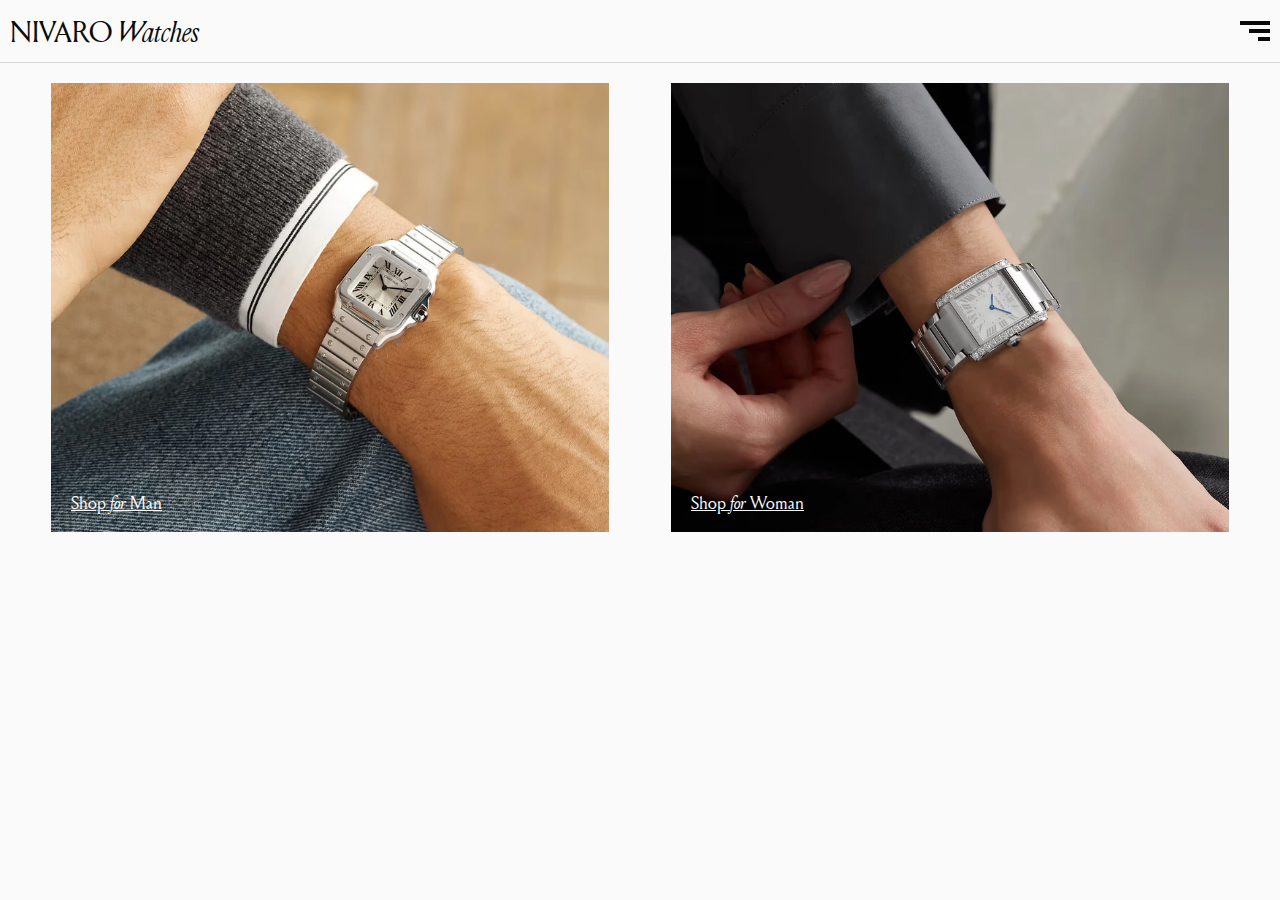
<file: index.html>
<!DOCTYPE html>
<html lang="en">

<head>
    <meta charset="UTF-8">
    <meta http-equiv="X-UA-Compatible" content="IE=edge">
    <meta name="viewport" content="width=device-width, initial-scale=1.0">
    <title>Nivaro Watches</title>
    <link rel="stylesheet" href="layout.css">
    <link rel="stylesheet" href="style.css">
</head>

<body>
    <header>
        <h1>NIVARO <span class="italic">Watches</span></h1>
        <button class="menu-toggle">
            <span></span>
            <span></span>
            <span></span>
        </button>
    </header>
    <main>
        <section class="watch-section">
            <img src="home_man.webp" alt="Men's Watch">
            <a href="mens.html" class="shop-button">Shop <span class="italic">for</span> Man</a>
        </section>
        <section class="watch-section">
            <img src="home_woman.webp" alt="Women's Watch">
            <a href="womens.html" class="shop-button">Shop <span class="italic">for</span> Woman</a>
        </section>
    </main>
    <div class="menu-overlay">
        <div class="menu-content">
            <div class="menu-header">
                <h2>NIVARO <span class="italic">Watches</span></h2>
                <button class="close-menu">X</button>
            </div>
            <img src="menu_watch.webp" alt="Menu Image" class="menu-image">
            <nav>
                <ul>
                    <li><a href="index.html">HOME</a></li>
                    <li><a href="about.html">ABOUT</a></li>
                    <li><a href="mens.html">MEN'S</a></li>
                    <li><a href="womens.html">WOMEN'S</a></li>
                </ul>
            </nav>
        </div>
    </div>
    <script src="script.js"></script>
</body>

</html>
</file>
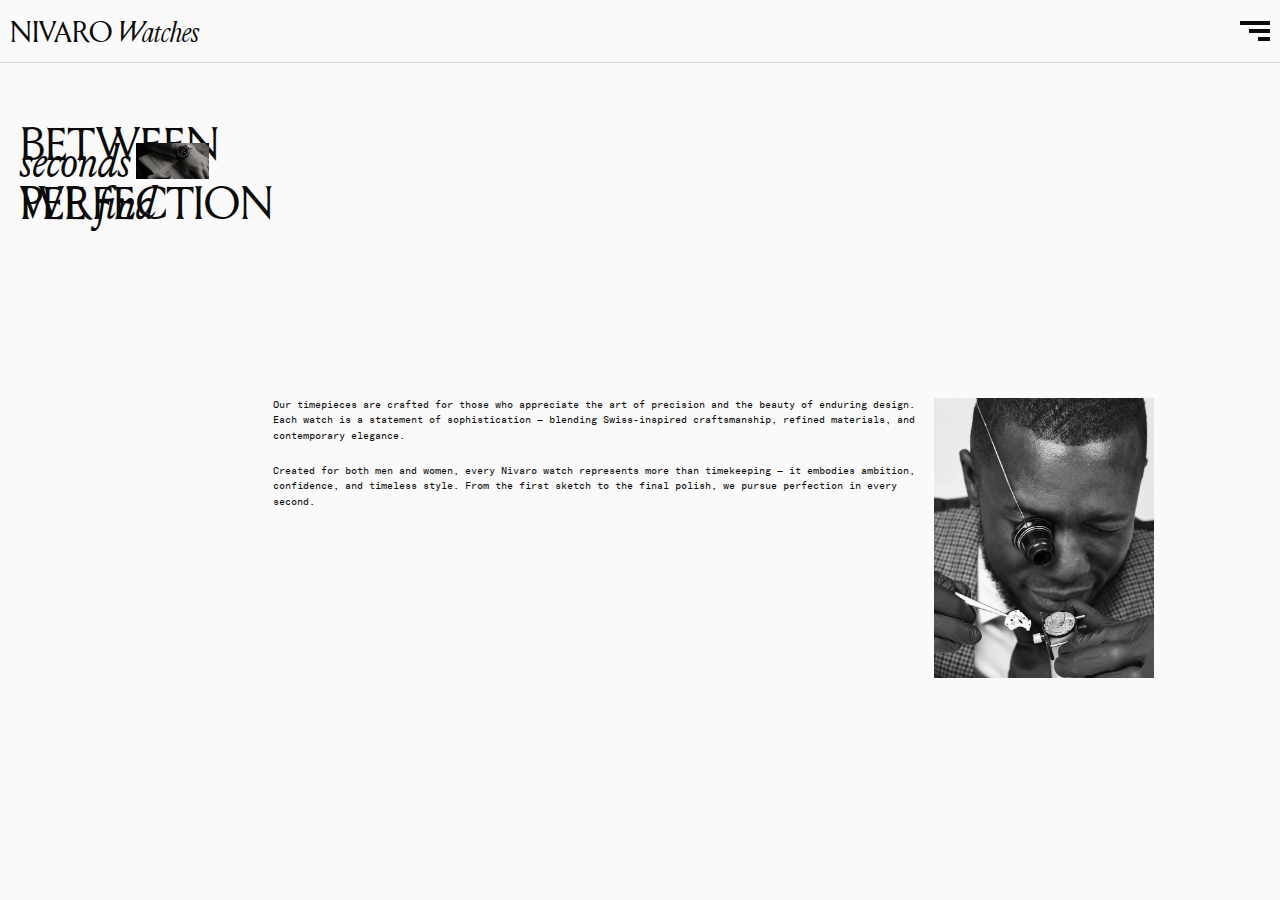
<file: about.html>
<!DOCTYPE html>
<html lang="en">

<head>
    <meta charset="UTF-8">
    <meta name="viewport" content="width=device-width, initial-scale=1.0">
    <title>About - Nivaro Watches</title>
    <link rel="stylesheet" href="layout.css">
    <link rel="stylesheet" href="style.css">
</head>

<body>
    <header>
        <h1>NIVARO <span class="italic">Watches</span></h1>
        <button class="menu-toggle">
            <span></span>
            <span></span>
            <span></span>
        </button>
    </header>
    <main>
        <h2 class="page-heading about-heading">BETWEEN <span class="italic">seconds</span><img src="watch_close.webp"
                alt="Watch Icon" class="header-icon"><br>WE <span class="italic">find</span> PERFECTION</h2>
        <div class="about-content">
            <div class="about-text-container">
                <p class="about-text">Our timepieces are crafted for those who appreciate the art of precision and the
                    beauty of enduring design. Each watch is a statement of sophistication — blending Swiss-inspired
                    craftsmanship, refined materials, and contemporary elegance.</p>
                <div class="text-gap"></div>
                <p class="about-text">Created for both men and women, every Nivaro watch represents more than
                    timekeeping — it embodies ambition, confidence, and timeless style. From the first sketch to the
                    final polish, we pursue perfection in every second.</p>
            </div>
            <img src="watchmaker.webp" alt="Nivaro Watch" class="about-image">
        </div>
    </main>
    <div class="menu-overlay">
        <div class="menu-content">
            <div class="menu-header">
                <h2>NIVARO <span class="italic">Watches</span></h2>
                <button class="close-menu">X</button>
            </div>
            <img src="menu_watch.webp" alt="Menu Image" class="menu-image">
            <nav>
                <ul>
                    <li><a href="index.html">HOME</a></li>
                    <li><a href="about.html">ABOUT</a></li>
                    <li><a href="mens.html">MEN'S</a></li>
                    <li><a href="womens.html">WOMEN'S</a></li>
                </ul>
            </nav>
        </div>
    </div>
    <script src="script.js"></script>
</body>

</html>
</file>
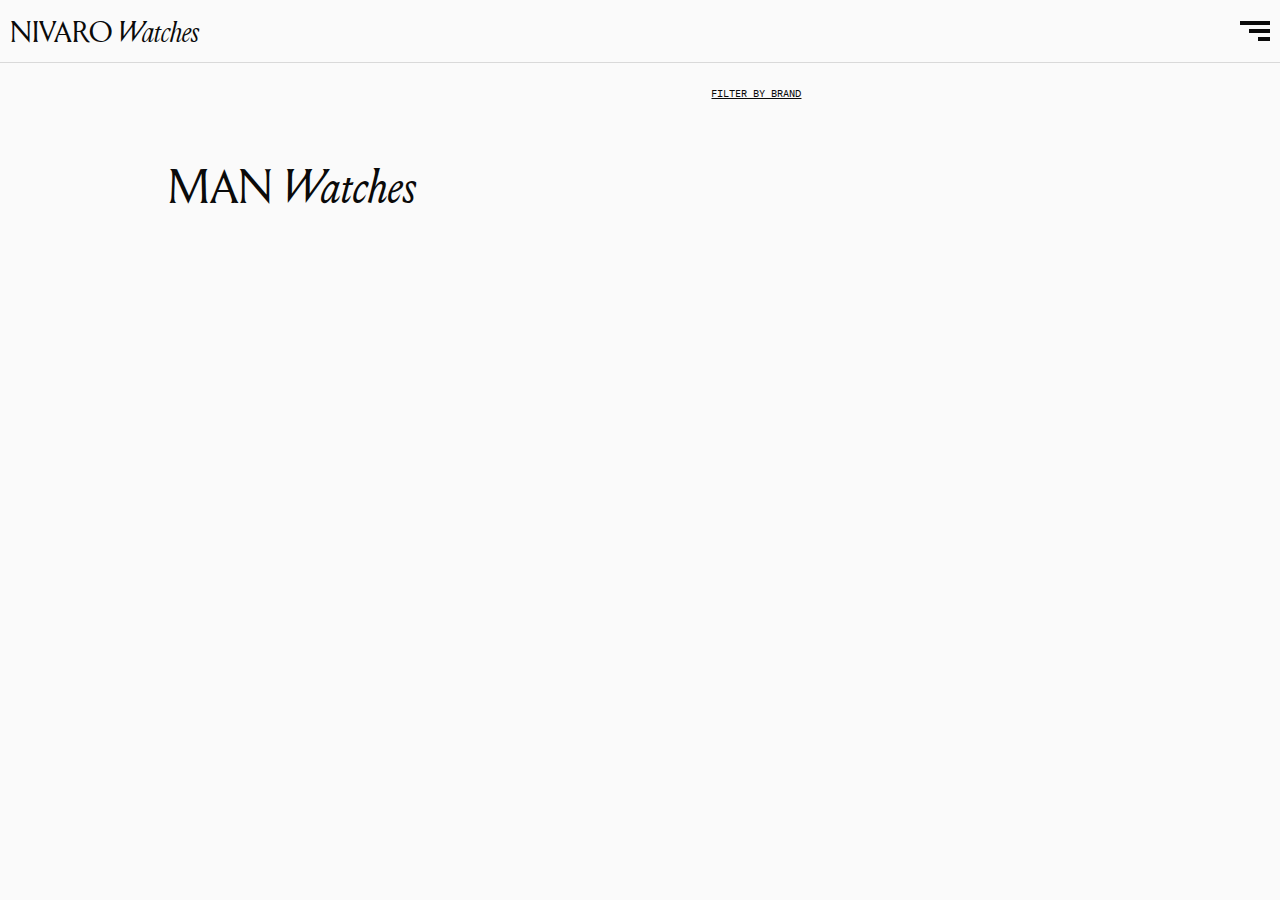
<file: mens.html>
<!DOCTYPE html>
<html lang="en">

<head>
    <meta charset="UTF-8">
    <meta name="viewport" content="width=device-width, initial-scale=1.0">
    <title>Men's Watches - Nivaro Watches</title>
    <link rel="stylesheet" href="layout.css">
    <link rel="stylesheet" href="style.css">
</head>

<body data-category="mens-watches">
    <header>
        <h1>NIVARO <span class="italic">Watches</span></h1>
        <button class="menu-toggle">
            <span></span>
            <span></span>
            <span></span>
        </button>
    </header>
    <main>
        <h2 class="page-heading">MAN <span class="italic">Watches</span></h2>
        <div class="filter-section">
            <a href="#" class="filter-link" id="filter-by-brand">FILTER BY BRAND</a>
        </div>
        <div class="product-grid" id="product-grid">

        </div>
    </main>
    <div class="menu-overlay">
        <div class="menu-content">
            <div class="menu-header">
                <h2>NIVARO <span class="italic">Watches</span></h2>
                <button class="close-menu">X</button>
            </div>
            <img src="menu_watch.webp" alt="Menu Image" class="menu-image">
            <nav>
                <ul>
                    <li><a href="index.html">HOME</a></li>
                    <li><a href="about.html">ABOUT</a></li>
                    <li><a href="mens.html">MEN'S</a></li>
                    <li><a href="womens.html">WOMEN'S</a></li>
                </ul>
            </nav>
        </div>
    </div>
    <script src="script.js"></script>
</body>

</html>
</file>
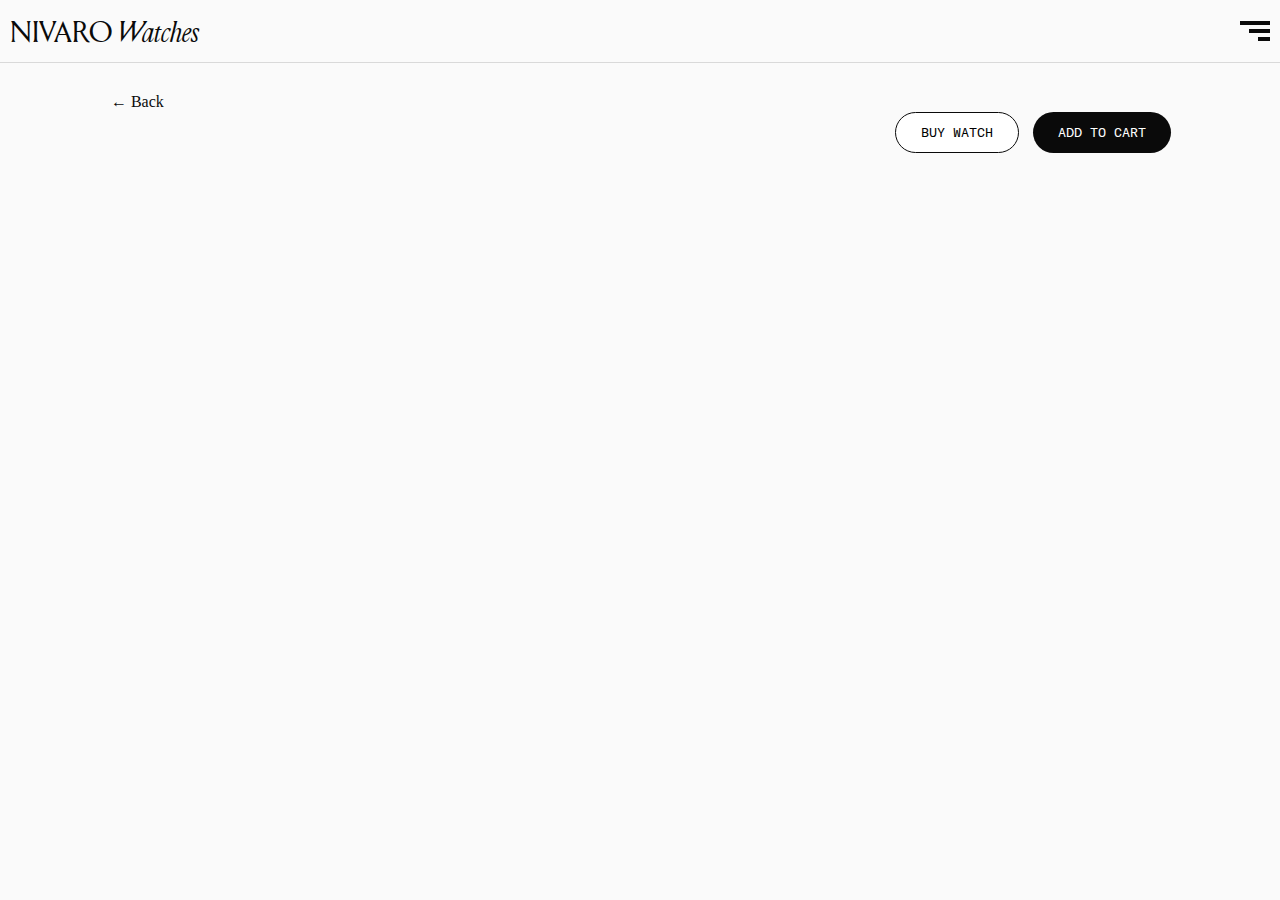
<file: product.html>
<!DOCTYPE html>
<html lang="en">

<head>
    <meta charset="UTF-8">
    <meta name="viewport" content="width=device-width, initial-scale=1.0">
    <title>Product - Nivaro Watches</title>
    <link rel="stylesheet" href="layout.css">
    <link rel="stylesheet" href="style.css">
</head>

<body>
    <header>
        <h1>NIVARO <span class="italic">Watches</span></h1>
        <button class="menu-toggle">
            <span></span>
            <span></span>
            <span></span>
        </button>
    </header>
    <main>
        <a href="javascript:history.back()" class="back-button">← Back</a>
        <h2 class="page-heading product-page-heading" id="product-name"></h2>
        <div class="product-images" id="product-images"></div>
        <p class="product-description" id="product-description"></p>
        <div class="product-buttons">
            <button class="buy-button">BUY WATCH</button>
            <button class="add-to-cart-button">ADD TO CART</button>
        </div>
    </main>
    <div class="menu-overlay">
        <div class="menu-content">
            <div class="menu-header">
                <h2>NIVARO <span class="italic">Watches</span></h2>
                <button class="close-menu">X</button>
            </div>
            <img src="menu_watch.webp" alt="Menu Image" class="menu-image">
            <nav>
                <ul>
                    <li><a href="index.html">HOME</a></li>
                    <li><a href="about.html">ABOUT</a></li>
                    <li><a href="mens.html">MEN'S</a></li>
                    <li><a href="womens.html">WOMEN'S</a></li>
                </ul>
            </nav>
        </div>
    </div>
    <script src="script.js"></script>
    <script src="product.js"></script>
</body>

</html>
</file>
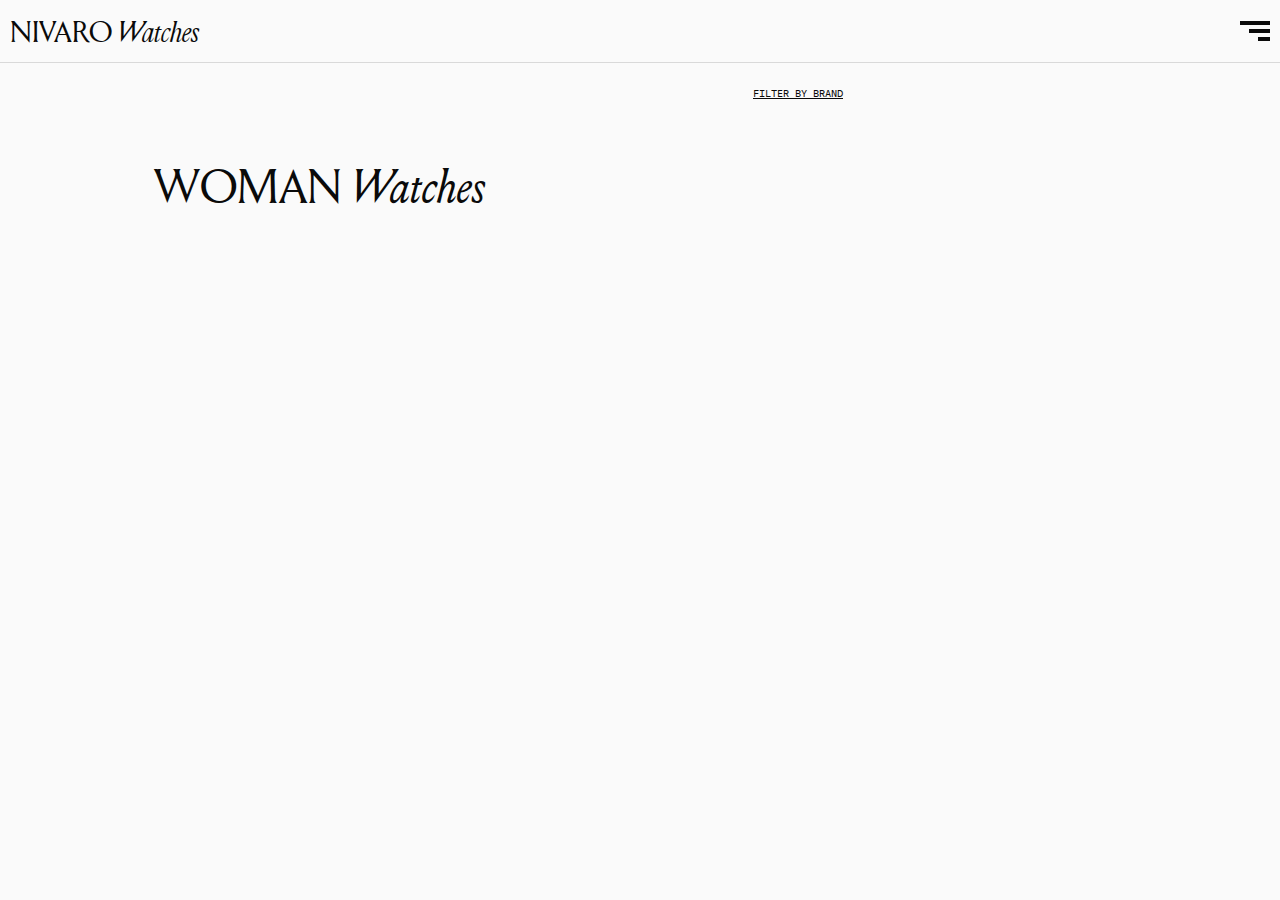
<file: womens.html>
<!DOCTYPE html>
<html lang="en">

<head>
    <meta charset="UTF-8">
    <meta name="viewport" content="width=device-width, initial-scale=1.0">
    <title>Women's Watches - Nivaro Watches</title>
    <link rel="stylesheet" href="layout.css">
    <link rel="stylesheet" href="style.css">
</head>

<body data-category="womens-watches">
    <header>
        <h1>NIVARO <span class="italic">Watches</span></h1>
        <button class="menu-toggle">
            <span></span>
            <span></span>
            <span></span>
        </button>
    </header>
    <main>
        <h2 class="page-heading">WOMAN <span class="italic">Watches</span></h2>
        <div class="filter-section">
            <a href="#" class="filter-link" id="filter-by-brand">FILTER BY BRAND</a>
        </div>
        <div class="product-grid" id="product-grid">
        </div>
    </main>
    <div class="menu-overlay">
        <div class="menu-content">
            <div class="menu-header">
                <h2>NIVARO <span class="italic">Watches</span></h2>
                <button class="close-menu">X</button>
            </div>
            <img src="menu_watch.webp" alt="Menu Image" class="menu-image">
            <nav>
                <ul>
                    <li><a href="index.html">HOME</a></li>
                    <li><a href="about.html">ABOUT</a></li>
                    <li><a href="mens.html">MEN'S</a></li>
                    <li><a href="womens.html">WOMEN'S</a></li>
                </ul>
            </nav>
        </div>
    </div>
    <script src="script.js"></script>

</body>

</html>
</file>
<file: layout.css>
* {
    margin: 0;
    padding: 0;
    box-sizing: border-box;
}



/* Header */
header {
    display: flex;
    justify-content: space-between;
    align-items: center;
    border-bottom: 1px solid #D9D9D9; 
    padding: 10px 10px;
}

body.landing-page header {
    border-bottom: none; 
}

header h1 {
    font-size: 1.9rem;
    font-weight: 100;
    margin: 0;
    cursor: pointer; 
}
h1 {
    font-size: 1.5rem;
}


.menu-toggle {
    font-size: 0; 
    background: none;
    border: none;
    cursor: pointer;
    width: 30px; 
    height: 20px; 
    position: relative;
    margin-left: auto;
    padding: 0;
    
    
}

.menu-toggle span {
    display: block;
    background-color: #0A0A0A; 
    position: absolute;
    right: 0;
    border: none;
    height: 4px !important; 
    width: auto; 
   
    
}

.menu-toggle span:nth-child(1) {
    width: 100%; 
    height: 2px;
    top: 0;
}

.menu-toggle span:nth-child(2) {
    width: 70%; 
    height: 2px;
    top: 50%;
    transform: translateY(-50%);
}

.menu-toggle span:nth-child(3) {
    width: 40%; 
    height: 2px;
    top: 100%;
    transform: translateY(-100%);
}


main {
    padding: 0 10px; 
}

/************Products***********/
.page-heading {
    font-size: 3rem;
    font-weight: 100;
    text-align: center;
    margin: 70px 0;
}
.product-grid {
    display: grid;
    grid-template-columns: 1fr 1fr; 
    gap: 15px;
    margin-top: 15px;
    margin-bottom: 10px;
}

.product-card {
    background-color: #FAFAFA; 
    border: 1px solid #D9D9D9; 
    padding: 20px;
    text-align: center;
    position: relative;
    cursor: pointer; 
    transition: transform 0.2s ease; 
}

.product-card:hover {
    transform: scale(1.02); 
}

.price {
    position: absolute;
    top: 5px;
    left: 5px;
    font-size: 0.7rem;
    font-family: 'America';
    color: #0A0A0A;
}

.product-card img {
    width: 100%;
    height: 200px;
    object-fit: cover;
    margin-bottom: 0px;
    margin-top: 50px;
}

.product-name {
    font-size: 1.1rem;
    font-family: 'LouizeReg';
    font-weight: 100;
    margin: 0;
    margin-bottom: 30px;
    margin-top: -25px;
    text-transform: uppercase;
}
.filter-section {
    text-align: right;
    margin-bottom: 20px;
}

.filter-link {
    font-size: 0.6rem;
    font-family: 'America';
    color: #0A0A0A;
    text-decoration: underline;
    cursor: pointer;
}

.brand-filter {
    position: absolute;
    background-color: #fff;
    border: 1px solid #D9D9D9;
    padding: 10px;
    margin-top: 5px;
    right: 0;
    z-index: 10;
}

.brand-option {
    display: block;
    color: #0A0A0A;
    text-decoration: none;
    padding: 5px 10px;
}

.brand-option:hover {
    background-color: #f0f0f0;
}


/**********LANDING***********/
.watch-section {
    text-align: center;
    margin-bottom: 5px;
    position: relative; 
}

.watch-section img {
    width: 100%; 
    height: 450px;
    object-fit: cover;
    border-bottom: 1px solid #FAFAFA; 
}

.watch-section .shop-button {
    position: absolute;
    bottom: 10px;
    left: 10px;
    padding-bottom: 12px;
    padding-left: 10px;
    background: none;
    border: none;
    font-size: 1.1rem;
    text-decoration: underline;
    cursor: pointer;
}
/**********LANDING***********/

.menu-overlay {
    display: none; 
    position: fixed;
    top: 0;
    left: 0;
    width: 100%;
    height: 100%;
    background-color: #FAFAFA;
    z-index: 1000;
}

.menu-overlay.active {
    display: block; 
}

.menu-content {
    position: relative;
    height: 100%;
    display: flex;
    flex-direction: column;
    justify-content: space-between;
    align-items: flex-start;
    padding: 10px;
}

.menu-header {
    display: flex;
    justify-content: space-between;
    width: 100%;
    margin-bottom: 500px;
}

.menu-header h2 {
    font-size: 1.9rem;
    font-weight: 100;
}

.close-menu {
    font-size: 2rem;
    background: none;
    border: none;
    cursor: pointer;
    font-weight: 200;
    padding: 5px 4px;
    transform: scaleX(1.5); 
    transform-origin: center; 
    
}

.menu-image {
    position: absolute;
    top: 70px;
    right: 10px;
    width: 80px;
    height: 120px;
    object-fit: cover;
    filter: grayscale(100%); 
    z-index: 1;
    
}


nav ul {
    list-style: none;
    text-align: left;
    padding: 0;
    margin-bottom: -10px;
}



nav ul li a {
    font-size: 3rem;
    font-family: 'LouizeReg';
    color: #0A0A0A;
    text-decoration: none;
    font-weight: 100;
    line-height: 0.6;
    
}

/********PRODUCT PAGE*****/
.product-page-heading {
    font-size: 2.7rem; 
    line-height: 0.8;
    margin-top: 40px;
}
.product-images {
    position: relative;
    text-align: center;
    margin-bottom: 20px;
}

.main-image {
    max-width: 60%;
    height: auto;
    margin-bottom: -30px;
    margin-top: -128px;
}

.additional-images {
    display: flex;
    justify-content: center;
    gap: 10px;
}

.extra-image {
    max-width: 100px;
    height: auto;
}

.product-description {
    font-size: 0.9rem;
    font-family: 'America';
    line-height: 1.5;
    margin-bottom: 20px;
    padding: 0 10px;
    text-align: center;
}

.product-buttons {
    text-align: center;
    margin-top: auto;
    margin-bottom: 40px;
}

.buy-button {
    background-color: #fff;
    border: 1px solid #0A0A0A;
    font-family: 'America';
    padding: 12px 25px;
    font-size: 0.8rem;
    margin-right: 10px;
    cursor: default; 
    border-radius: 30px;
}

.add-to-cart-button {
    background-color: #0A0A0A;
    font-family: 'America';
    color: #fff;
    border: none;
    padding: 13px 25px;
    font-size: 0.8rem;
    cursor: default; 
    border-radius: 30px;
}

.back-button {
    display: inline-block;
    font-size: 1rem;
    color: #0A0A0A;
    text-decoration: none;
    margin-bottom: 10px;
    font-weight: 100;
    transition: color 0.2s;
    margin-top: 10px;
    margin-left: 2px;
}

.back-button:hover {
    color: #666; 
}

/***********ABOUT US*************/
.about-heading {
    font-size: 2.9rem;
    font-weight: 100;
    text-align: left;
    margin-top: 60px;
    margin-bottom: 100px;
    line-height: 0; 
    position: relative; 
}

.header-icon {
    width: 73px; 
    height: 36px;
    vertical-align: middle; 
    margin-left: 5px; 
    margin-bottom: 23px;
    object-fit: cover;
}

.about-content {
    display: grid;
    grid-template-columns: 2fr 1fr; 
    gap: 10px;
    margin-top: auto;
    align-items: start; 
    min-height: 0; 
}
.about-content {
    margin-top: 35vh; 
}

.about-text-container {
    display: flex;
    flex-direction: column;
    gap: 10px; 
    
}

.about-text {
    font-size: 0.64rem;
    font-family: 'America';
    line-height: 1.5;
    margin: 0;
    text-align: left; 
}

.text-gap {
    height: 0px; 
}

.about-image {
    max-width: 220px;
    height: 280px;
    object-fit: cover; 
    max-height: 100%; 
    filter: grayscale(100%);
}


@media (min-width: 768px) {
    main {
        display: flex;
        justify-content: space-around;
        padding: 20px;
    }

    .watch-section {
        margin-bottom: 0;
        width: 45%;
    }
}
</file>
<file: style.css>
/******FONTS******/
@font-face {
    font-family: 'LouizeReg'; 
    src: url(205TF-LouizeDisplay-Regular.ttf) format('woff'); 
}

@font-face {
    font-family: 'LouizeIta'; 
    src: url(205TF-LouizeDisplay-Italic.ttf) format('woff'); 
}

@font-face {
    font-family: 'America'; 
    src: url(gt_america_mono_regular-webfont.woff) format('woff'); 
}
/******FONTS******/


h1{
    font-family: 'LouizeReg', Arial, sans-serif;
    font-weight: 100;
    font-size: 1.9rem;
}
body {
    background-color: #FAFAFA;
    color: #0A0A0A;
}

.italic{
    font-family: 'LouizeIta';
    font-weight: 100;
}

/*******LANDING*****/
.shop-button {
    color: #FAFAFA; 
    font-family: 'LouizeReg';
    font-weight: 100;
}
/*******LANDING*****/

/***********MENU*********/

h2{
font-family: 'LouizeReg';
font-weight: 100;
cursor: pointer;
}
/***********MENU*********/
</file>
